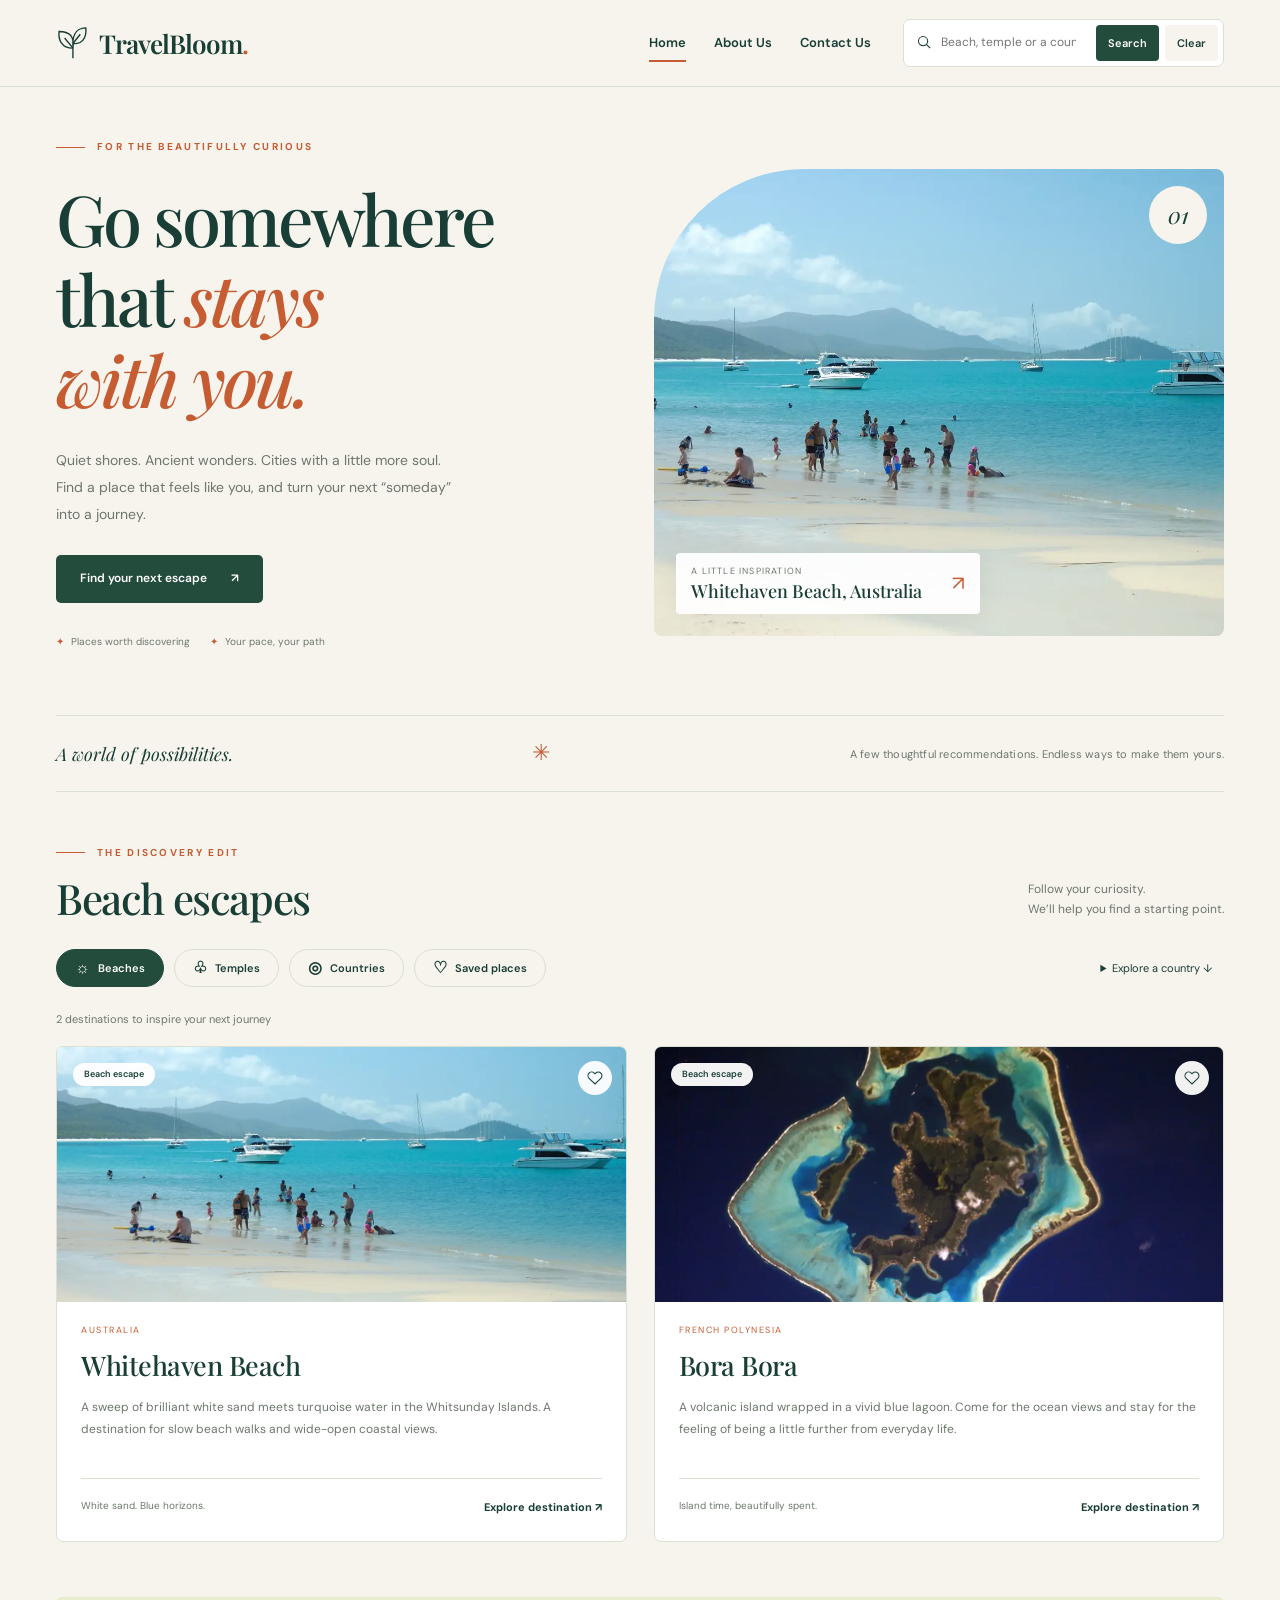
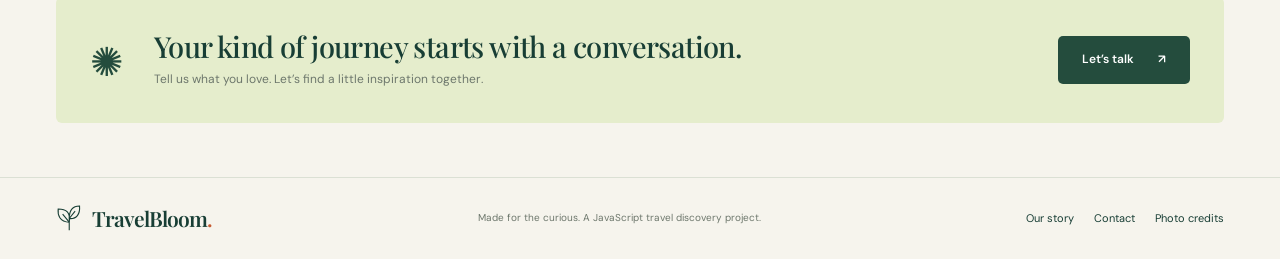
<file: index.html>
<!doctype html>
<html lang="en"><head><meta charset="UTF-8"><meta name="viewport" content="width=device-width,initial-scale=1"><meta name="description" content="Discover beaches, temples and cities with TravelBloom. Search by country or experience, explore destination details and save your favorite places."><meta name="theme-color" content="#244c3d"><title>Find your next escape | TravelBloom</title><link rel="icon" href="favicon.svg" type="image/svg+xml"><link rel="stylesheet" href="styles.css"><script src="app.js" defer></script></head>
<body><a class="skip-link" href="#main">Skip to content</a>
    <header class="site-header"><nav class="nav wrap" aria-label="Main navigation"><a class="brand" href="index.html" aria-label="TravelBloom home"><svg viewBox="0 0 34 38" aria-hidden="true"><path d="M18 35V16M18 24C5 24 2 14 3 6c11 0 17 5 15 18Zm0-5C18 6 25 2 32 2c1 11-4 18-14 17Z"/><path d="m9 13 9 11m8-15-8 10"/></svg><span>TravelBloom<span class="brand-dot">.</span></span></a>
    <div class="nav-links"><a href="index.html" aria-current="page">Home</a><a href="about.html">About Us</a><a href="contact.html">Contact Us</a></div>
    <form class="header-search" data-search-form role="search"><label class="sr-only" for="destination-search">Search destinations</label>
    <svg viewBox="0 0 24 24" fill="none" stroke="currentColor" stroke-width="1.5" aria-hidden="true"><circle cx="10" cy="10" r="6.5"/><path d="m15 15 5 5"/></svg>
    <input type="search" name="q" id="destination-search" placeholder="Beach, temple or a country..." autocomplete="off" maxlength="80">
    <button type="submit" class="search-submit">Search</button><button type="button" class="search-clear" data-clear>Clear</button></form>
    </nav></header><main id="main"><section class="hero wrap" aria-labelledby="hero-title"><div class="hero-copy"><div class="eyebrow">For the beautifully curious</div><h1 id="hero-title">Go somewhere<br>that <em>stays<br>with you.</em></h1><p>Quiet shores. Ancient wonders. Cities with a little more soul. Find a place that feels like you, and turn your next “someday” into a journey.</p><a class="button" href="#discover">Find your next escape <span aria-hidden="true">↗</span></a><div class="hero-notes"><span>Places worth discovering</span><span>Your pace, your path</span></div></div><div class="hero-visual"><img class="hero-photo" src="images/whitehaven.webp" alt="Turquoise water and white sand at Whitehaven Beach, Australia" width="1400" height="931" fetchpriority="high"><span class="visual-index" aria-hidden="true">01</span><div class="photo-label"><div><p>A little inspiration</p><strong>Whitehaven Beach, Australia</strong></div><span aria-hidden="true">↗</span></div></div></section>
<div class="wrap"><div class="intro-strip"><span>A world of possibilities.</span><span class="little-star" aria-hidden="true">✳</span><p>A few thoughtful recommendations. Endless ways to make them yours.</p></div>
<section id="discover" aria-labelledby="results-title"><div class="section-heading"><div><div class="eyebrow">The discovery edit</div><h2 id="results-title">Beach escapes</h2></div><p>Follow your curiosity.<br>We’ll help you find a starting point.</p></div>
<div class="filters" aria-label="Recommendation categories"><button class="filter" data-filter="beach" aria-pressed="true"><span class="filter-icon" aria-hidden="true">☼</span>Beaches</button><button class="filter" data-filter="temple" aria-pressed="false"><span class="filter-icon" aria-hidden="true">♧</span>Temples</button><button class="filter" data-filter="country" aria-pressed="false"><span class="filter-icon" aria-hidden="true">◎</span>Countries</button><button class="filter" data-filter="saved" aria-pressed="false"><span class="filter-icon" aria-hidden="true">♡</span>Saved places</button><details class="country-picker"><summary>Explore a country ↓</summary><div class="country-menu"><button data-filter="Australia">Australia</button><button data-filter="Japan">Japan</button><button data-filter="Brazil">Brazil</button></div></details></div>
<p class="results-status" id="results-status" role="status" aria-live="polite"></p><div class="cards" id="recommendation-results"><p class="initial-loading">Finding your next escape…</p></div><noscript><p>Please enable JavaScript to explore beach, temple and country recommendations.</p></noscript></section>
<section class="journey-banner"><span class="banner-icon" aria-hidden="true">✺</span><div><h2>Your kind of journey starts with a conversation.</h2><p>Tell us what you love. Let’s find a little inspiration together.</p></div><a class="button" href="contact.html">Let’s talk <span aria-hidden="true">↗</span></a></section></div>
<dialog class="dialog" id="destination-dialog" aria-labelledby="dialog-title"><button class="dialog-close" type="button" data-close aria-label="Close destination details">×</button><img class="dialog-photo" alt="" width="700" height="350"><div class="dialog-content"><p class="card-location" id="dialog-location"></p><h2 id="dialog-title"></h2><p id="dialog-description"></p><div class="dialog-facts"><span id="dialog-mood"></span><span id="dialog-activity"></span><span id="dialog-time"></span></div><div class="dialog-links"><a id="dialog-map" target="_blank" rel="noopener noreferrer">View on Google Maps ↗</a><a id="dialog-source" target="_blank" rel="noopener noreferrer">Read more about this place ↗</a></div></div></dialog></main><footer class="wrap footer"><a class="brand" href="index.html" aria-label="TravelBloom home"><svg viewBox="0 0 34 38" aria-hidden="true"><path d="M18 35V16M18 24C5 24 2 14 3 6c11 0 17 5 15 18Zm0-5C18 6 25 2 32 2c1 11-4 18-14 17Z"/><path d="m9 13 9 11m8-15-8 10"/></svg><span>TravelBloom<span class="brand-dot">.</span></span></a><p>Made for the curious. A JavaScript travel discovery project.</p><div class="footer-links"><a href="about.html">Our story</a><a href="contact.html">Contact</a><a href="credits.html">Photo credits</a></div></footer><div id="toast" class="toast" role="status" hidden></div></body></html>
</file>
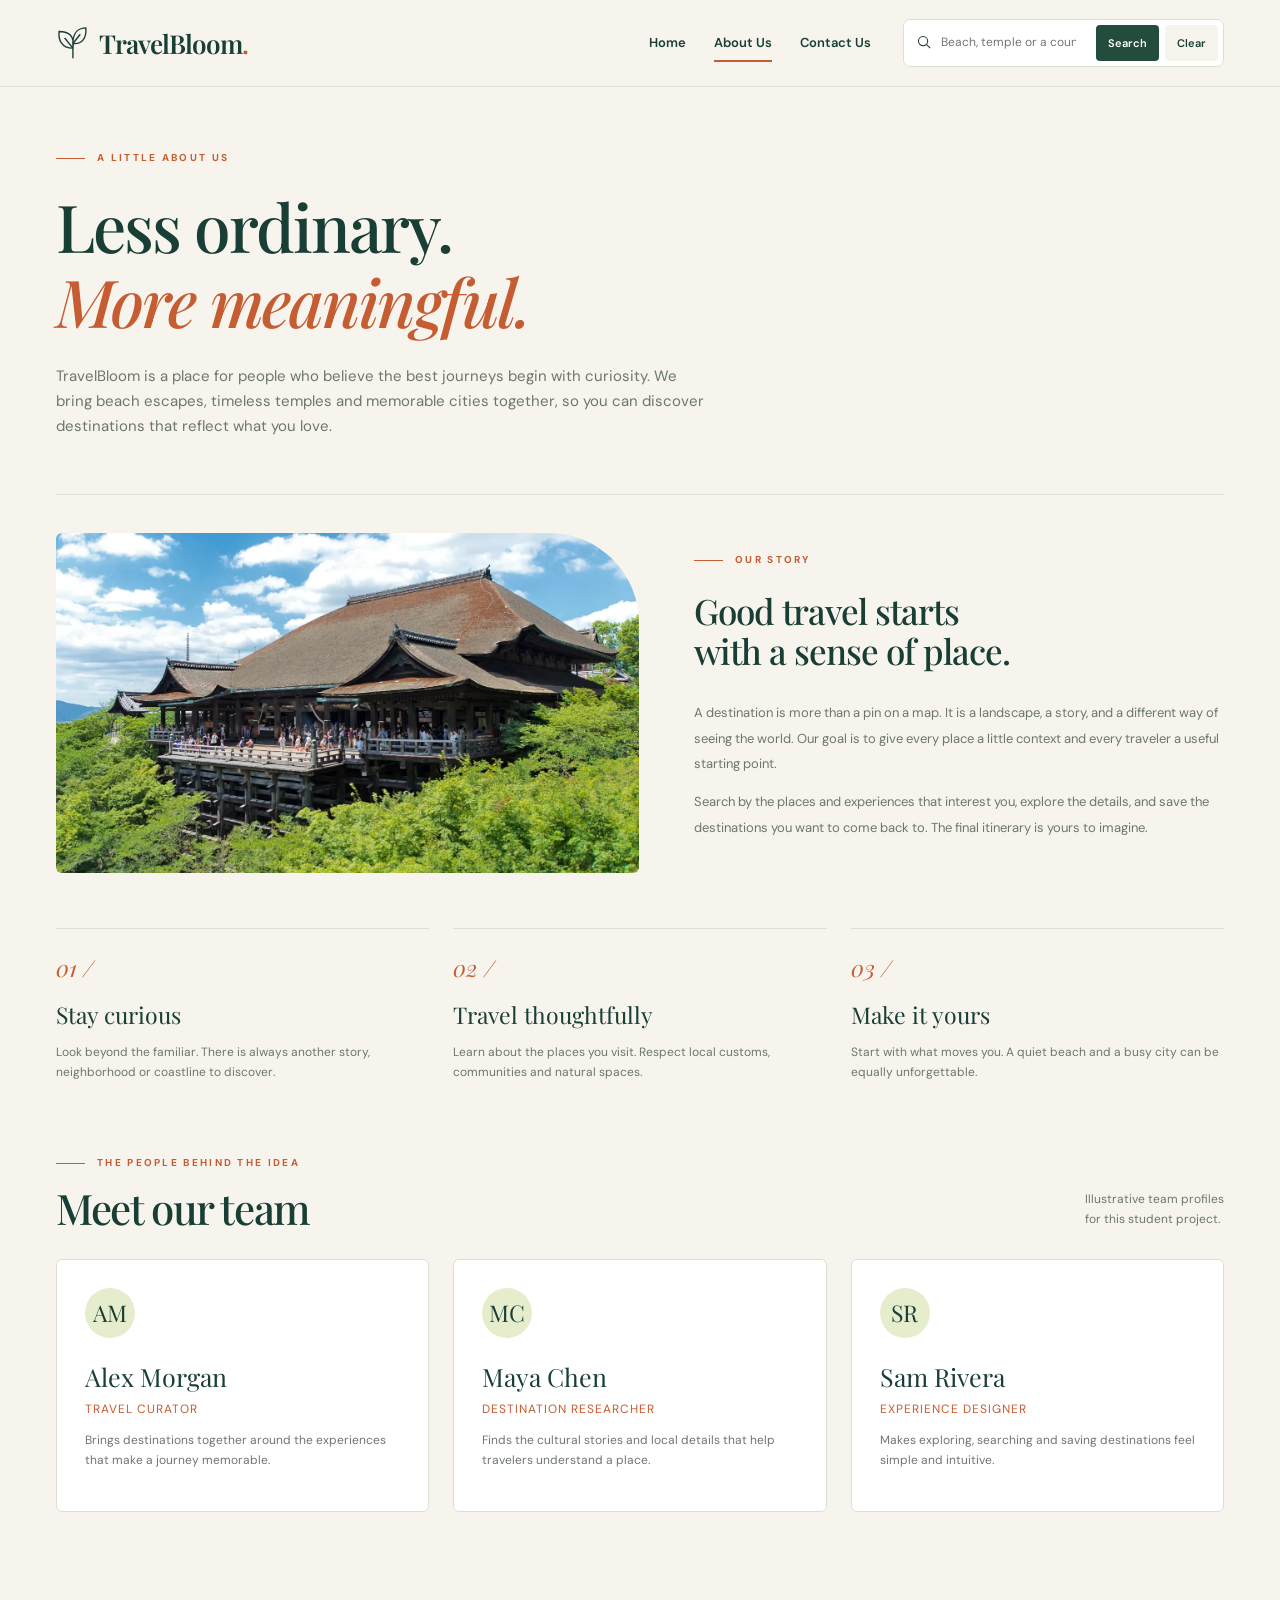
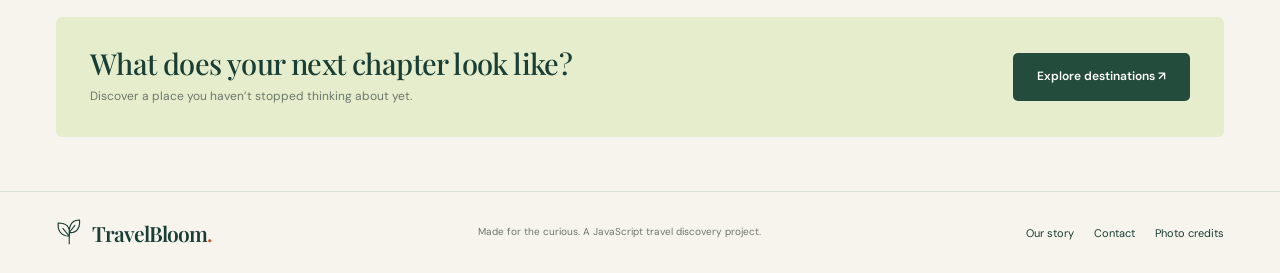
<file: about.html>
<!doctype html>
<html lang="en"><head><meta charset="UTF-8"><meta name="viewport" content="width=device-width,initial-scale=1"><meta name="description" content="Meet TravelBloom, a thoughtful travel discovery project built around curiosity, culture and your own sense of adventure."><meta name="theme-color" content="#244c3d"><title>About Us | TravelBloom</title><link rel="icon" href="favicon.svg" type="image/svg+xml"><link rel="stylesheet" href="styles.css"><script src="app.js" defer></script></head>
<body><a class="skip-link" href="#main">Skip to content</a>
    <header class="site-header"><nav class="nav wrap" aria-label="Main navigation"><a class="brand" href="index.html" aria-label="TravelBloom home"><svg viewBox="0 0 34 38" aria-hidden="true"><path d="M18 35V16M18 24C5 24 2 14 3 6c11 0 17 5 15 18Zm0-5C18 6 25 2 32 2c1 11-4 18-14 17Z"/><path d="m9 13 9 11m8-15-8 10"/></svg><span>TravelBloom<span class="brand-dot">.</span></span></a>
    <div class="nav-links"><a href="index.html">Home</a><a href="about.html" aria-current="page">About Us</a><a href="contact.html">Contact Us</a></div>
    <form class="header-search" data-search-form role="search"><label class="sr-only" for="destination-search">Search destinations</label>
    <svg viewBox="0 0 24 24" fill="none" stroke="currentColor" stroke-width="1.5" aria-hidden="true"><circle cx="10" cy="10" r="6.5"/><path d="m15 15 5 5"/></svg>
    <input type="search" name="q" id="destination-search" placeholder="Beach, temple or a country..." autocomplete="off" maxlength="80">
    <button type="submit" class="search-submit">Search</button><button type="button" class="search-clear" data-clear>Clear</button></form>
    </nav></header><main id="main"><div class="wrap"><section class="page-intro"><div class="eyebrow">A little about us</div><h1>Less ordinary.<br><em>More meaningful.</em></h1><p>TravelBloom is a place for people who believe the best journeys begin with curiosity. We bring beach escapes, timeless temples and memorable cities together, so you can discover destinations that reflect what you love.</p></section><section class="about-story"><img src="images/kiyomizu.webp" alt="Kiyomizu-dera temple surrounded by trees in Kyoto, Japan" width="700" height="450"><div><div class="eyebrow">Our story</div><h2>Good travel starts<br>with a sense of place.</h2><p>A destination is more than a pin on a map. It is a landscape, a story, and a different way of seeing the world. Our goal is to give every place a little context and every traveler a useful starting point.</p><p>Search by the places and experiences that interest you, explore the details, and save the destinations you want to come back to. The final itinerary is yours to imagine.</p></div></section><section class="values" aria-label="Our values"><article class="value"><span>01 /</span><h3>Stay curious</h3><p>Look beyond the familiar. There is always another story, neighborhood or coastline to discover.</p></article><article class="value"><span>02 /</span><h3>Travel thoughtfully</h3><p>Learn about the places you visit. Respect local customs, communities and natural spaces.</p></article><article class="value"><span>03 /</span><h3>Make it yours</h3><p>Start with what moves you. A quiet beach and a busy city can be equally unforgettable.</p></article></section><section aria-labelledby="team-title"><div class="section-heading"><div><div class="eyebrow">The people behind the idea</div><h2 id="team-title">Meet our team</h2></div><p>Illustrative team profiles<br>for this student project.</p></div><div class="team"><article class="team-member"><div class="avatar" aria-hidden="true">AM</div><h3>Alex Morgan</h3><p class="team-role">Travel Curator</p><p>Brings destinations together around the experiences that make a journey memorable.</p></article><article class="team-member"><div class="avatar" aria-hidden="true">MC</div><h3>Maya Chen</h3><p class="team-role">Destination Researcher</p><p>Finds the cultural stories and local details that help travelers understand a place.</p></article><article class="team-member"><div class="avatar" aria-hidden="true">SR</div><h3>Sam Rivera</h3><p class="team-role">Experience Designer</p><p>Makes exploring, searching and saving destinations feel simple and intuitive.</p></article></div></section><section class="journey-banner"><div><h2>What does your next chapter look like?</h2><p>Discover a place you haven’t stopped thinking about yet.</p></div><a class="button" href="index.html#discover">Explore destinations ↗</a></section></div></main><footer class="wrap footer"><a class="brand" href="index.html" aria-label="TravelBloom home"><svg viewBox="0 0 34 38" aria-hidden="true"><path d="M18 35V16M18 24C5 24 2 14 3 6c11 0 17 5 15 18Zm0-5C18 6 25 2 32 2c1 11-4 18-14 17Z"/><path d="m9 13 9 11m8-15-8 10"/></svg><span>TravelBloom<span class="brand-dot">.</span></span></a><p>Made for the curious. A JavaScript travel discovery project.</p><div class="footer-links"><a href="about.html">Our story</a><a href="contact.html">Contact</a><a href="credits.html">Photo credits</a></div></footer><div id="toast" class="toast" role="status" hidden></div></body></html>
</file>
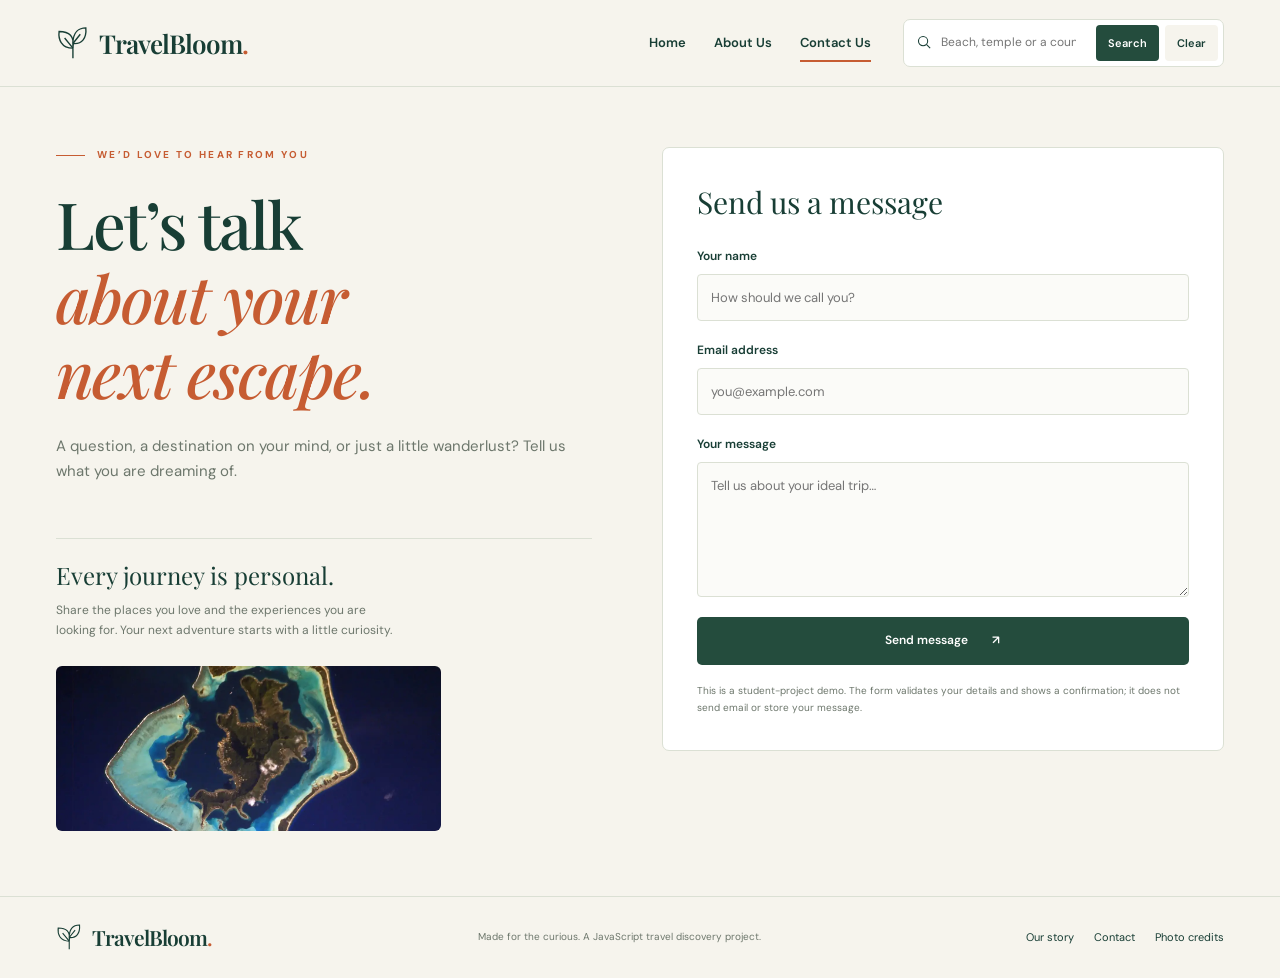
<file: contact.html>
<!doctype html>
<html lang="en"><head><meta charset="UTF-8"><meta name="viewport" content="width=device-width,initial-scale=1"><meta name="description" content="Get in touch with TravelBloom using our contact form. Tell us about your ideal destination and your next escape."><meta name="theme-color" content="#244c3d"><title>Contact Us | TravelBloom</title><link rel="icon" href="favicon.svg" type="image/svg+xml"><link rel="stylesheet" href="styles.css"><script src="app.js" defer></script></head>
<body><a class="skip-link" href="#main">Skip to content</a>
    <header class="site-header"><nav class="nav wrap" aria-label="Main navigation"><a class="brand" href="index.html" aria-label="TravelBloom home"><svg viewBox="0 0 34 38" aria-hidden="true"><path d="M18 35V16M18 24C5 24 2 14 3 6c11 0 17 5 15 18Zm0-5C18 6 25 2 32 2c1 11-4 18-14 17Z"/><path d="m9 13 9 11m8-15-8 10"/></svg><span>TravelBloom<span class="brand-dot">.</span></span></a>
    <div class="nav-links"><a href="index.html">Home</a><a href="about.html">About Us</a><a href="contact.html" aria-current="page">Contact Us</a></div>
    <form class="header-search" data-search-form role="search"><label class="sr-only" for="destination-search">Search destinations</label>
    <svg viewBox="0 0 24 24" fill="none" stroke="currentColor" stroke-width="1.5" aria-hidden="true"><circle cx="10" cy="10" r="6.5"/><path d="m15 15 5 5"/></svg>
    <input type="search" name="q" id="destination-search" placeholder="Beach, temple or a country..." autocomplete="off" maxlength="80">
    <button type="submit" class="search-submit">Search</button><button type="button" class="search-clear" data-clear>Clear</button></form>
    </nav></header><main id="main"><div class="wrap contact-layout"><div class="contact-copy"><section class="page-intro"><div class="eyebrow">We’d love to hear from you</div><h1>Let’s talk<br><em>about your<br>next escape.</em></h1><p>A question, a destination on your mind, or just a little wanderlust? Tell us what you are dreaming of.</p></section><div class="contact-note"><h2>Every journey is personal.</h2><p>Share the places you love and the experiences you are looking for. Your next adventure starts with a little curiosity.</p></div><img class="contact-photo" src="images/bora-bora.webp" alt="Bora Bora island and its blue lagoon in French Polynesia" width="700" height="300"></div><form id="contact-form" class="contact-form"><h2>Send us a message</h2><div class="field"><label for="contact-name">Your name</label><input id="contact-name" name="name" type="text" placeholder="How should we call you?" autocomplete="name" required minlength="2" maxlength="100"></div><div class="field"><label for="contact-email">Email address</label><input id="contact-email" name="email" type="email" placeholder="you@example.com" autocomplete="email" required maxlength="200"></div><div class="field"><label for="contact-message">Your message</label><textarea id="contact-message" name="message" placeholder="Tell us about your ideal trip…" required minlength="10" maxlength="3000" rows="5"></textarea></div><button class="button" type="submit">Send message <span aria-hidden="true">↗</span></button><p class="form-note">This is a student-project demo. The form validates your details and shows a confirmation; it does not send email or store your message.</p><p class="form-status" id="form-status" role="status" aria-live="polite" hidden></p></form></div></main><footer class="wrap footer"><a class="brand" href="index.html" aria-label="TravelBloom home"><svg viewBox="0 0 34 38" aria-hidden="true"><path d="M18 35V16M18 24C5 24 2 14 3 6c11 0 17 5 15 18Zm0-5C18 6 25 2 32 2c1 11-4 18-14 17Z"/><path d="m9 13 9 11m8-15-8 10"/></svg><span>TravelBloom<span class="brand-dot">.</span></span></a><p>Made for the curious. A JavaScript travel discovery project.</p><div class="footer-links"><a href="about.html">Our story</a><a href="contact.html">Contact</a><a href="credits.html">Photo credits</a></div></footer><div id="toast" class="toast" role="status" hidden></div></body></html>
</file>
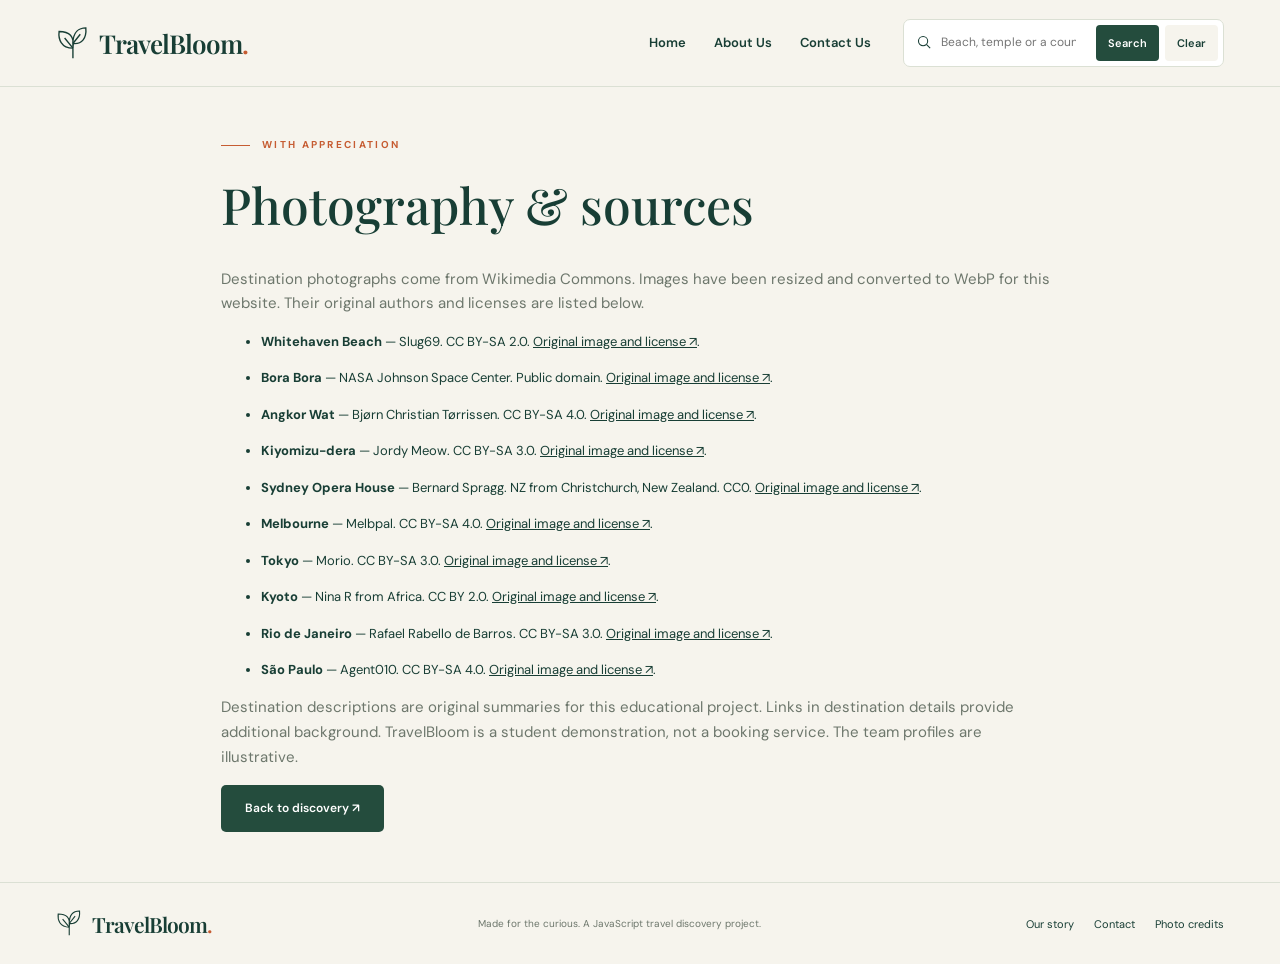
<file: credits.html>
<!doctype html>
<html lang="en"><head><meta charset="UTF-8"><meta name="viewport" content="width=device-width,initial-scale=1"><meta name="description" content="Photography credits, source links and image licenses for TravelBloom."><meta name="theme-color" content="#244c3d"><title>Photo credits | TravelBloom</title><link rel="icon" href="favicon.svg" type="image/svg+xml"><link rel="stylesheet" href="styles.css"><script src="app.js" defer></script></head>
<body><a class="skip-link" href="#main">Skip to content</a>
    <header class="site-header"><nav class="nav wrap" aria-label="Main navigation"><a class="brand" href="index.html" aria-label="TravelBloom home"><svg viewBox="0 0 34 38" aria-hidden="true"><path d="M18 35V16M18 24C5 24 2 14 3 6c11 0 17 5 15 18Zm0-5C18 6 25 2 32 2c1 11-4 18-14 17Z"/><path d="m9 13 9 11m8-15-8 10"/></svg><span>TravelBloom<span class="brand-dot">.</span></span></a>
    <div class="nav-links"><a href="index.html">Home</a><a href="about.html">About Us</a><a href="contact.html">Contact Us</a></div>
    <form class="header-search" data-search-form role="search"><label class="sr-only" for="destination-search">Search destinations</label>
    <svg viewBox="0 0 24 24" fill="none" stroke="currentColor" stroke-width="1.5" aria-hidden="true"><circle cx="10" cy="10" r="6.5"/><path d="m15 15 5 5"/></svg>
    <input type="search" name="q" id="destination-search" placeholder="Beach, temple or a country..." autocomplete="off" maxlength="80">
    <button type="submit" class="search-submit">Search</button><button type="button" class="search-clear" data-clear>Clear</button></form>
    </nav></header><main id="main"><div class="wrap credits"><div class="eyebrow">With appreciation</div><h1>Photography &amp; sources</h1><p>Destination photographs come from Wikimedia Commons. Images have been resized and converted to WebP for this website. Their original authors and licenses are listed below.</p><ul><li><strong>Whitehaven Beach</strong> — Slug69. CC BY-SA 2.0. <a href="https://commons.wikimedia.org/wiki/File:Whitehaven_Beach%2C_Whitsunday_Island%2C_Queensland.jpg" target="_blank" rel="noopener noreferrer">Original image and license ↗</a>.</li><li><strong>Bora Bora</strong> — NASA Johnson Space Center. Public domain. <a href="https://commons.wikimedia.org/wiki/File:Bora_Bora_ISS006.jpg" target="_blank" rel="noopener noreferrer">Original image and license ↗</a>.</li><li><strong>Angkor Wat</strong> — Bjørn Christian Tørrissen. CC BY-SA 4.0. <a href="https://commons.wikimedia.org/wiki/File:Angkor_Wat.jpg" target="_blank" rel="noopener noreferrer">Original image and license ↗</a>.</li><li><strong>Kiyomizu-dera</strong> — Jordy Meow. CC BY-SA 3.0. <a href="https://commons.wikimedia.org/wiki/File:Kiyomizu.jpg" target="_blank" rel="noopener noreferrer">Original image and license ↗</a>.</li><li><strong>Sydney Opera House</strong> — Bernard Spragg. NZ from Christchurch, New Zealand. CC0. <a href="https://commons.wikimedia.org/wiki/File:Sydney_Australia._%2821339175489%29.jpg" target="_blank" rel="noopener noreferrer">Original image and license ↗</a>.</li><li><strong>Melbourne</strong> — Melbpal. CC BY-SA 4.0. <a href="https://commons.wikimedia.org/wiki/File:Melbourne_skyline_sor.jpg" target="_blank" rel="noopener noreferrer">Original image and license ↗</a>.</li><li><strong>Tokyo</strong> — Morio. CC BY-SA 3.0. <a href="https://commons.wikimedia.org/wiki/File:Skyscrapers_of_Shinjuku_2009_January.jpg" target="_blank" rel="noopener noreferrer">Original image and license ↗</a>.</li><li><strong>Kyoto</strong> — Nina R from Africa. CC BY 2.0. <a href="https://commons.wikimedia.org/wiki/File:Kyoto%2C_Japan_%2849667780482%29.jpg" target="_blank" rel="noopener noreferrer">Original image and license ↗</a>.</li><li><strong>Rio de Janeiro</strong> — Rafael Rabello de Barros. CC BY-SA 3.0. <a href="https://commons.wikimedia.org/wiki/File:Cidade_Maravilhosa.jpg" target="_blank" rel="noopener noreferrer">Original image and license ↗</a>.</li><li><strong>São Paulo</strong> — Agent010. CC BY-SA 4.0. <a href="https://commons.wikimedia.org/wiki/File:Marginal_Pinheiros_e_Jockey_Club.jpg" target="_blank" rel="noopener noreferrer">Original image and license ↗</a>.</li></ul><p>Destination descriptions are original summaries for this educational project. Links in destination details provide additional background. TravelBloom is a student demonstration, not a booking service. The team profiles are illustrative.</p><a class="button" href="index.html">Back to discovery ↗</a></div></main><footer class="wrap footer"><a class="brand" href="index.html" aria-label="TravelBloom home"><svg viewBox="0 0 34 38" aria-hidden="true"><path d="M18 35V16M18 24C5 24 2 14 3 6c11 0 17 5 15 18Zm0-5C18 6 25 2 32 2c1 11-4 18-14 17Z"/><path d="m9 13 9 11m8-15-8 10"/></svg><span>TravelBloom<span class="brand-dot">.</span></span></a><p>Made for the curious. A JavaScript travel discovery project.</p><div class="footer-links"><a href="about.html">Our story</a><a href="contact.html">Contact</a><a href="credits.html">Photo credits</a></div></footer><div id="toast" class="toast" role="status" hidden></div></body></html>
</file>
<file: styles.css>
@import url('https://fonts.googleapis.com/css2?family=DM+Sans:wght@400;450;500;550;600;650;700&family=Playfair+Display:ital,wght@0,500;0,600;0,700;1,500;1,600&display=swap');

:root{--paper:#f6f4ed;--white:#fff;--ink:#183e35;--muted:#6d776c;--line:#dbe0d4;--green:#244c3d;--lime:#e5edcc;--orange:#c65c32;--serif:'Playfair Display',Georgia,serif;--sans:'DM Sans',Arial,sans-serif}
*{box-sizing:border-box}html{scroll-behavior:smooth;scroll-padding-top:105px}body{margin:0;background:var(--paper);color:var(--ink);font:15px/1.65 var(--sans)}button,input,textarea{font:inherit}button,a{-webkit-tap-highlight-color:transparent}a{color:inherit}button{cursor:pointer}button:disabled{cursor:wait}a:focus-visible,button:focus-visible,input:focus-visible,textarea:focus-visible,summary:focus-visible{outline:3px solid var(--orange);outline-offset:4px}img{display:block;width:100%;object-fit:cover}button{color:inherit}p,h1,h2,h3{margin-top:0}h1,h2,h3{line-height:1.15}h1,h2{font-family:var(--serif);font-weight:500}p{color:var(--muted)}.wrap{max-width:1320px;margin:auto;padding-inline:56px}.skip-link{position:fixed;left:15px;top:-80px;background:var(--ink);color:white;padding:12px;z-index:100}.skip-link:focus{top:10px}.site-header{background:rgba(246,244,237,.97);border-bottom:1px solid var(--line);position:sticky;top:0;z-index:20}.nav{min-height:86px;display:flex;align-items:center;gap:32px}.brand{display:inline-flex;gap:11px;align-items:center;text-decoration:none;white-space:nowrap;font:600 26px var(--serif);letter-spacing:-1px}.brand svg{width:32px;height:35px;stroke:var(--ink);fill:none;stroke-width:1.5}.brand-dot{color:var(--orange)}.nav-links{display:flex;gap:28px;align-items:center;margin-left:auto}.nav-links>a{position:relative;text-decoration:none;font-size:13px;font-weight:600;white-space:nowrap;padding-block:10px}.nav-links>a[aria-current=page]:after{content:'';position:absolute;height:2px;bottom:2px;left:0;right:0;background:var(--orange)}.header-search{display:flex;align-items:center;background:white;border:1px solid var(--line);padding:5px 5px 5px 12px;border-radius:7px;max-width:360px;gap:6px}.header-search svg{width:17px;flex-shrink:0}.header-search input{width:100%;min-width:65px;border:0;outline:none;font-size:12px;background:transparent;color:var(--ink)}.header-search button{border:0;border-radius:4px;font-size:11px;padding:9px 12px;font-weight:600}.search-submit{background:var(--green);color:white}.search-clear{background:var(--paper)}.menu-toggle{display:none;background:none;border:1px solid var(--line);border-radius:5px;padding:6px 10px}.sr-only{position:absolute;width:1px;height:1px;clip:rect(0,0,0,0);overflow:hidden;white-space:nowrap}.eyebrow{font-size:10px;letter-spacing:2.3px;text-transform:uppercase;font-weight:700;color:var(--orange);margin-bottom:22px;display:flex;align-items:center;gap:12px}.eyebrow:before{content:'';height:1px;width:29px;background:currentColor}.hero{display:grid;grid-template-columns:1fr 1.03fr;align-items:center;gap:45px;padding-top:52px;padding-bottom:50px}.hero-copy{padding-bottom:15px}.hero h1{font-size:clamp(45px,5.5vw,78px);letter-spacing:-3px;margin-bottom:27px;max-width:570px}.hero h1 em{color:var(--orange);font-weight:500}.hero-copy>p{font-size:14px;max-width:395px;line-height:1.9;margin-bottom:28px}.button{display:inline-flex;gap:24px;align-items:center;justify-content:center;border:1px solid transparent;background:var(--green);border-radius:5px;color:white;padding:13px 23px;text-decoration:none;font-size:12px;font-weight:600;transition:background .2s,transform .2s}.button:hover{background:#163b2c;transform:translateY(-1px)}.button-light{background:var(--paper);border-color:var(--line);color:var(--ink)}.button-light:hover{background:var(--lime)}.hero-notes{display:flex;gap:20px;margin-top:31px;font-size:10px;color:var(--muted)}.hero-notes span:before{content:'✦';color:var(--orange);margin-right:7px}.hero-visual{position:relative;min-width:0}.hero-photo{height:467px;border-radius:150px 8px 8px 8px;object-position:center;filter:saturate(.92)}.photo-label{position:absolute;left:22px;bottom:22px;background:rgba(255,255,255,.93);border-radius:4px;padding:11px 15px;display:flex;align-items:center;gap:30px;box-shadow:0 5px 30px #0001}.photo-label p{font-size:9px;margin:0;letter-spacing:1.2px;text-transform:uppercase}.photo-label strong{font:500 18px var(--serif);display:block}.photo-label>span{font-size:20px;color:var(--orange)}.visual-index{position:absolute;right:17px;top:17px;border-radius:40px;background:var(--paper);width:58px;height:58px;display:grid;place-items:center;font:italic 23px var(--serif)}.intro-strip{display:flex;align-items:center;justify-content:space-between;gap:20px;padding-block:19px;border-block:1px solid var(--line);margin-bottom:53px}.intro-strip span:first-child{font:italic 18px var(--serif)}.intro-strip p{font-size:11px;margin:0;letter-spacing:.2px}.intro-strip .little-star{font-size:22px;color:var(--orange)}.section-heading{display:flex;justify-content:space-between;align-items:flex-end;gap:30px;margin-bottom:26px}.section-heading .eyebrow{margin-bottom:13px}.section-heading h2{font-size:42px;letter-spacing:-1.4px;margin-bottom:0}.section-heading>p{font-size:12px;margin-bottom:3px;max-width:270px}.filters{display:flex;align-items:center;gap:10px;flex-wrap:wrap;margin-bottom:23px}.filter{border:1px solid var(--line);background:transparent;border-radius:40px;padding:9px 18px;font-size:11px;font-weight:600;display:flex;gap:8px;align-items:center}.filter[aria-pressed=true]{background:var(--green);border-color:var(--green);color:white}.filter:hover{border-color:var(--green)}.filter-icon{font-size:16px;line-height:1}.country-picker{margin-left:auto;position:relative}.country-picker summary{font-size:11px;cursor:pointer;padding:8px 12px}.country-menu{position:absolute;right:0;top:42px;min-width:155px;background:white;padding:8px;box-shadow:0 6px 24px #183e3522;border:1px solid var(--line);border-radius:5px;z-index:4;display:grid;gap:4px}.country-menu button{background:white;border:0;text-align:left;padding:8px;border-radius:4px;font-size:12px}.country-menu button:hover{background:var(--lime)}.results-status{font-size:11px;min-height:18px;margin-bottom:18px;color:var(--muted)}.cards{display:grid;grid-template-columns:repeat(2,minmax(0,1fr));gap:27px}.destination{overflow:hidden;background:white;border:1px solid var(--line);border-radius:7px;transition:box-shadow .2s,transform .2s}.destination:hover{transform:translateY(-3px);box-shadow:0 9px 28px #183e3510}.card-image-wrap{position:relative;overflow:hidden}.card-image-wrap img{height:255px;transition:transform .5s}.destination:hover img{transform:scale(1.025)}.card-category{position:absolute;top:16px;left:16px;background:rgba(255,255,255,.95);border-radius:30px;padding:4px 11px;font-size:9px;font-weight:600}.save-button{position:absolute;right:14px;top:14px;width:34px;height:34px;border:0;border-radius:50%;background:#fffffff0;display:grid;place-items:center}.save-button svg{width:16px;height:16px;fill:none;stroke:var(--ink);stroke-width:1.6}.save-button[aria-pressed=true] svg{fill:var(--orange);stroke:var(--orange)}.card-content{padding:21px 24px 20px}.card-location{font-size:9px;color:var(--orange);letter-spacing:1.5px;text-transform:uppercase;margin:0 0 9px}.card-content h3{font:500 27px var(--serif);letter-spacing:-.5px;margin-bottom:13px}.card-description{font-size:12px;line-height:1.85;min-height:65px;margin-bottom:17px}.card-bottom{border-top:1px solid var(--line);padding-top:14px;display:flex;align-items:center;justify-content:space-between;gap:15px}.card-bottom span{font-size:10px;color:var(--muted)}.text-button{font-size:11px;font-weight:700;border:0;background:none;padding:5px 0}.text-button:hover{color:var(--orange)}.empty-state{padding:40px;text-align:center;border:1px dashed var(--line);border-radius:6px;grid-column:1/-1}.empty-state h3{font:28px var(--serif)}.journey-banner{margin-top:55px;margin-bottom:54px;background:var(--lime);border-radius:6px;padding:30px 34px;display:flex;gap:30px;align-items:center;justify-content:space-between}.journey-banner h2{font-size:29px;letter-spacing:-.6px;margin-bottom:7px}.journey-banner p{font-size:12px;margin:0}.banner-icon{font-size:40px;font-family:var(--serif);color:var(--green)}.journey-banner .button{margin-left:auto;white-space:nowrap}.footer{padding-block:26px;border-top:1px solid var(--line);display:flex;align-items:center;justify-content:space-between;gap:25px}.footer .brand{font-size:21px}.footer .brand svg{width:25px;height:29px}.footer p{font-size:10px;margin:0}.footer-links{display:flex;gap:20px;font-size:11px}.footer-links a{text-decoration:none}.footer-links a:hover{text-decoration:underline}.toast{position:fixed;bottom:25px;left:50%;transform:translateX(-50%);background:var(--ink);color:white;padding:11px 22px;border-radius:5px;font-size:12px;z-index:50;box-shadow:0 5px 24px #0002}.toast[hidden]{display:none}.page-intro{max-width:800px;padding-top:63px;padding-bottom:40px}.page-intro h1{font-size:66px;letter-spacing:-2px;margin-bottom:24px}.page-intro h1 em{color:var(--orange);font-weight:500}.page-intro>p{max-width:650px;font-size:15px}.about-story{display:grid;grid-template-columns:1.1fr 1fr;gap:55px;align-items:center;border-top:1px solid var(--line);padding-block:38px 55px}.about-story img{height:340px;border-radius:6px 90px 6px 6px}.about-story h2{font-size:35px;letter-spacing:-1px}.about-story p{font-size:13px;line-height:1.95}.values{display:grid;grid-template-columns:repeat(3,1fr);gap:24px;margin-bottom:60px}.value{border-top:1px solid var(--line);padding-top:23px}.value span{font:italic 23px var(--serif);color:var(--orange)}.value h3{font:23px var(--serif);margin-block:15px 13px}.value p{font-size:12px}.team{display:grid;grid-template-columns:repeat(3,1fr);gap:24px;padding-bottom:50px}.team-member{background:white;border:1px solid var(--line);border-radius:6px;padding:28px}.avatar{display:grid;place-items:center;width:50px;height:50px;background:var(--lime);color:var(--ink);border-radius:50%;font:23px var(--serif);margin-bottom:22px}.team-member h3{font:25px var(--serif);margin-bottom:7px}.team-role{color:var(--orange);font-size:10px;letter-spacing:1px;text-transform:uppercase}.team-member p{font-size:12px}.contact-layout{display:grid;grid-template-columns:1fr 1.05fr;gap:70px;padding-top:60px;padding-bottom:65px;align-items:start}.contact-copy .page-intro{padding-top:0;padding-bottom:15px}.contact-copy .page-intro h1{font-size:65px}.contact-note{border-top:1px solid var(--line);padding-top:20px;margin-top:25px}.contact-note h2{font:24px var(--serif);margin-bottom:10px}.contact-note p{font-size:12px;max-width:340px}.contact-photo{height:165px;max-width:385px;border-radius:6px;margin-top:25px}.contact-form{padding:34px;background:white;border:1px solid var(--line);border-radius:7px}.contact-form h2{font:30px var(--serif);margin-bottom:25px}.field{display:grid;gap:7px;margin-bottom:20px}.field label{font-size:12px;font-weight:600}.field input,.field textarea{width:100%;border:1px solid var(--line);padding:12px 13px;border-radius:4px;background:#fbfbf8;font-size:13px;color:var(--ink)}.field textarea{resize:vertical;min-height:135px}.form-note{font-size:10px;line-height:1.7;margin-top:17px;margin-bottom:0}.form-status{padding:14px 17px;border-radius:5px;background:var(--lime);font-size:12px;line-height:1.7;margin-top:20px}.form-status[hidden]{display:none}.contact-form>.button{width:100%}.dialog{border:1px solid var(--line);background:var(--paper);color:var(--ink);padding:0;border-radius:10px;max-width:660px;width:calc(100% - 32px);max-height:90vh;overflow:auto}.dialog::backdrop{background:#102a2488;backdrop-filter:blur(4px)}.dialog-photo{height:270px}.dialog-content{padding:30px}.dialog-content h2{font:37px var(--serif);margin-bottom:18px}.dialog-content>p{font-size:13px;line-height:1.9}.dialog-close{position:absolute;top:14px;right:14px;background:white;border:0;border-radius:50%;width:35px;height:35px;font-size:22px;box-shadow:0 2px 6px #0002}.dialog-facts{display:flex;gap:15px;flex-wrap:wrap;border-block:1px solid var(--line);padding-block:15px;font-size:11px;margin-bottom:20px}.dialog-links{display:flex;gap:20px;flex-wrap:wrap;font-size:11px}.credits{padding-block:50px;max-width:950px}.credits h1{font-size:50px}.credits li{margin-bottom:15px;font-size:13px}.credits a{overflow-wrap:anywhere}.initial-loading{grid-column:1/-1;font-size:13px;padding:25px;text-align:center}.mobile-search-note{display:none}
@media(min-width:1500px){.hero{padding-top:65px;padding-bottom:60px}.hero-photo{height:520px}}
@media(max-width:1100px){.wrap{padding-inline:32px}.nav{gap:23px}.brand{font-size:23px}.nav-links{gap:20px}.header-search{max-width:295px}.hero{gap:30px}.hero h1{font-size:63px}.hero-photo{height:440px}.contact-layout{gap:40px}.contact-copy .page-intro h1{font-size:55px}}
@media(max-width:900px){.nav{flex-wrap:wrap;padding-block:16px;gap:12px}.nav-links{margin-left:auto}.header-search{max-width:none;flex-basis:100%;margin-top:4px}.header-search input{font-size:13px}.hero{padding-top:35px}.hero h1{font-size:52px;letter-spacing:-2px}.hero-photo{height:410px}.hero-notes{gap:10px;font-size:9px}.intro-strip p{max-width:300px;text-align:right}.contact-layout{gap:30px}.contact-form{padding:25px}.team-member{padding:22px}.page-intro h1{font-size:56px}}
@media(max-width:650px){.wrap{padding-inline:22px}.nav{min-height:70px}.brand{font-size:23px}.brand svg{width:25px}.nav-links{gap:17px}.nav-links>a{font-size:11px}.hero{grid-template-columns:1fr;padding-top:32px;padding-bottom:30px;gap:25px}.hero-copy{padding:0}.hero h1{font-size:57px;line-height:1.06;max-width:400px;margin-bottom:20px}.hero-copy>p{max-width:none;font-size:13px;margin-bottom:23px}.hero-notes{font-size:10px;gap:20px;margin-top:22px}.hero-photo{height:330px;border-top-left-radius:100px}.hero .eyebrow{margin-bottom:16px}.intro-strip{margin-bottom:35px}.intro-strip span:first-child{font-size:15px}.intro-strip p{font-size:10px;max-width:160px}.intro-strip .little-star{display:none}.section-heading{display:block;margin-bottom:20px}.section-heading h2{font-size:36px}.section-heading>p{margin-top:13px;max-width:none}.filters{gap:7px}.filter{font-size:10px;padding:8px 13px}.country-picker{margin-left:0}.country-picker summary{padding-left:4px}.cards{grid-template-columns:1fr;gap:22px}.card-image-wrap img{height:230px}.card-description{min-height:0}.journey-banner{align-items:flex-start;gap:15px;flex-wrap:wrap;padding:25px;margin-block:35px}.journey-banner h2{font-size:26px}.journey-banner .button{margin-left:0}.banner-icon{display:none}.footer{flex-wrap:wrap;gap:15px}.footer p{order:3;flex-basis:100%}.footer-links{margin-left:auto}.about-story,.contact-layout{grid-template-columns:1fr;gap:28px}.about-story{padding-block:25px 35px}.about-story img{height:260px}.page-intro{padding-top:40px;padding-bottom:25px}.page-intro h1,.contact-copy .page-intro h1{font-size:49px;letter-spacing:-1.6px}.page-intro>p{font-size:13px}.values,.team{grid-template-columns:1fr;gap:15px}.values{margin-bottom:40px}.value{padding-top:18px}.value h3{margin-block:10px}.team{padding-bottom:30px}.team-member{padding:22px;display:grid;grid-template-columns:50px 1fr;column-gap:20px}.avatar{grid-row:1/4;margin-bottom:0}.team-member p{margin-bottom:0}.contact-layout{padding-top:38px;padding-bottom:40px}.contact-photo{max-width:none;height:170px}.contact-note{margin-top:15px}.contact-note p{max-width:none}.contact-form{padding:25px}.dialog-photo{height:210px}.dialog-content{padding:24px}.dialog-content h2{font-size:30px}.toast{width:calc(100% - 36px);text-align:center}.credits h1{font-size:38px}}
@media(prefers-reduced-motion:reduce){html{scroll-behavior:auto}*,*:before,*:after{transition:none!important;animation:none!important}}
</file>
